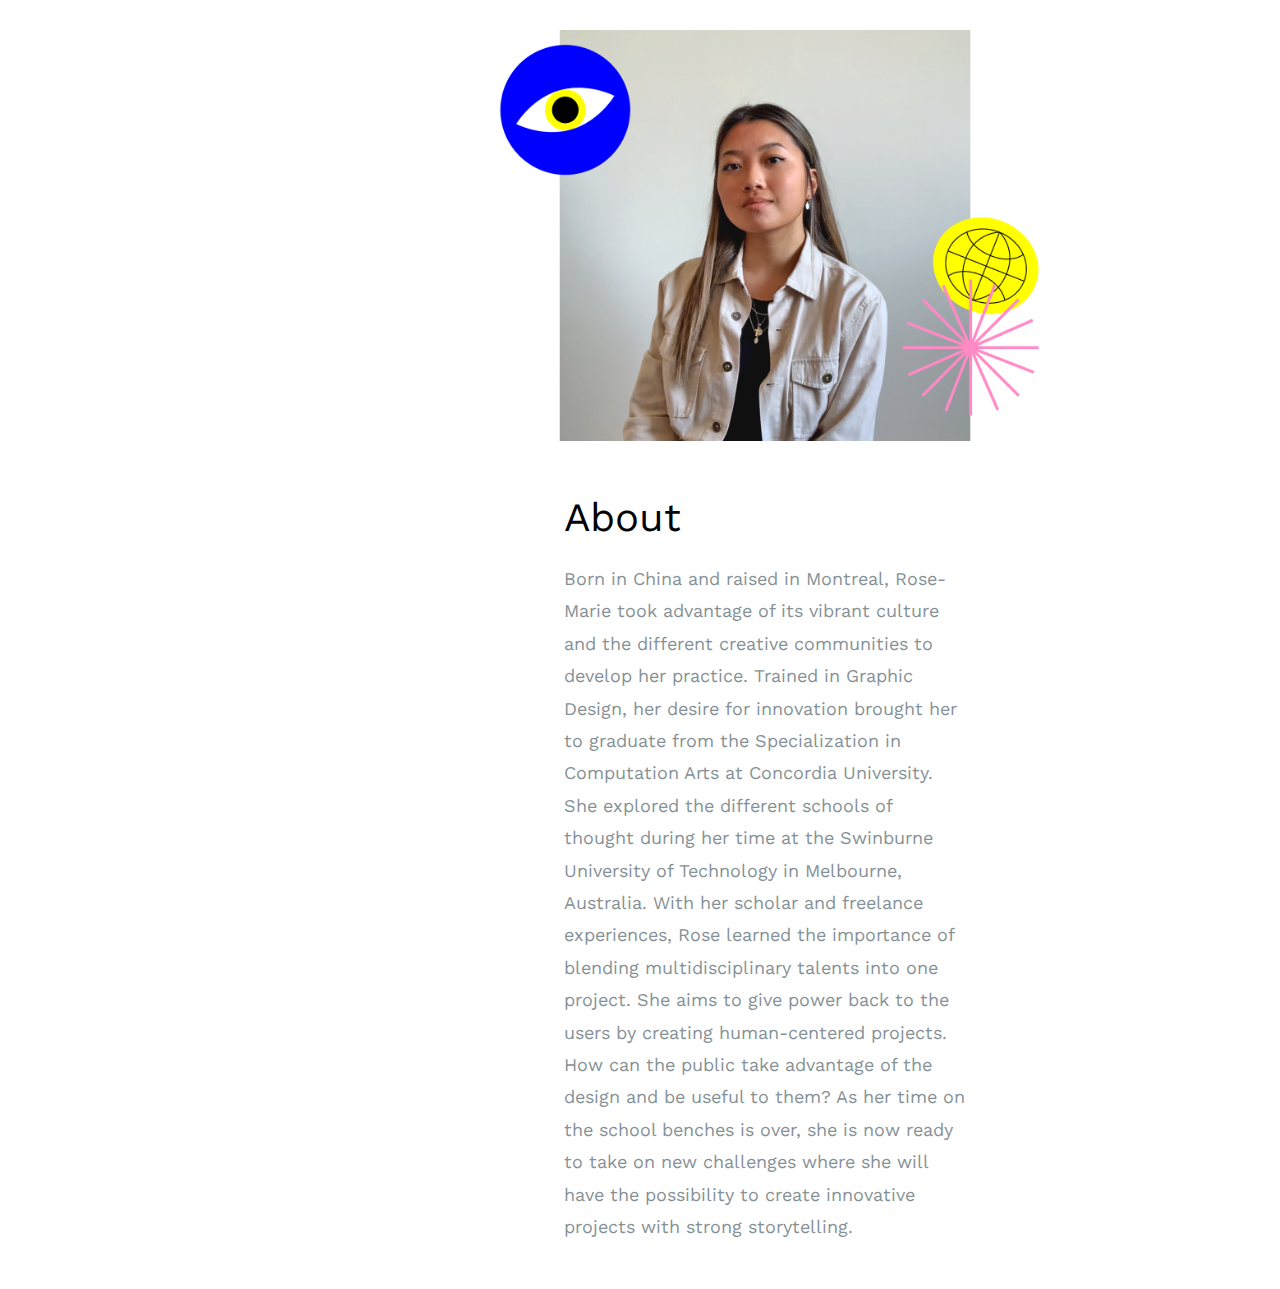
<file: aside/about.html>
<!DOCTYPE html>
<html lang="en">
  <head>
    <title>Aside - Free HTML5 Bootstrap 4 Template by uicookies.com</title>
    <meta charset="utf-8">
    <meta name="viewport" content="width=device-width, initial-scale=1, shrink-to-fit=no">
    <meta name="description" content="Free HTML5 Website Template by uicookies.com" />
    <meta name="keywords" content="free bootstrap 4, free bootstrap 4 template, free website templates, free html5, free template, free website template, html5, css3, mobile first, responsive" />
    <meta name="author" content="uicookies.com" />

    <link href="https://fonts.googleapis.com/css?family=Work+Sans" rel="stylesheet">

    <link rel="stylesheet" href="css/bootstrap.min.css">
    <link rel="stylesheet" href="css/open-iconic-bootstrap.min.css">

    <link rel="stylesheet" href="css/owl.carousel.min.css">
    <link rel="stylesheet" href="css/owl.theme.default.min.css">

    <link rel="stylesheet" href="css/icomoon.css">
    <link rel="stylesheet" href="css/animate.css">
    <link rel="stylesheet" href="css/style.css">

  </head>
  <body>

    <aside class="probootstrap-aside js-probootstrap-aside">
      <a href="#" class="probootstrap-close-menu js-probootstrap-close-menu d-md-none"><span class="oi oi-arrow-left"></span> Close</a>
      <div class="probootstrap-site-logo probootstrap-animate" data-animate-effect="fadeInLeft">
        <a href="index.html" class="mb-2 d-block probootstrap-logo"><img class="card-img-top probootstrap-animate" src="port_assets/LOGO-01.png" alt="Card image cap"></a>
      </div>
      <div class="probootstrap-overflow">
        <nav class="probootstrap-nav">
          <ul>
            <li class="probootstrap-animate" data-animate-effect="fadeInLeft"><a href="index.html">Home</a></li>
            <li class="probootstrap-animate active" data-animate-effect="fadeInLeft"><a href="about.html">About</a></li>
            <li class="probootstrap-animate" data-animate-effect="fadeInLeft"><a href="services.html">Services</a></li>
            <li class="probootstrap-animate" data-animate-effect="fadeInLeft"><a href="portfolio.html">Portfolio</a></li>
            <li class="probootstrap-animate" data-animate-effect="fadeInLeft"><a href="contact.html">Contact</a></li>
          </ul>
        </nav>
        <footer class="probootstrap-aside-footer probootstrap-animate" data-animate-effect="fadeInLeft">
          <ul class="list-unstyled d-flex probootstrap-aside-social">
            <li><a href="https://www.instagram.com/the.beta.lab/" class="p-2"><span class="icon-instagram"></span></a></li>
            <li><a href="https://www.linkedin.com/in/rose-marie-dion-526898164" class="p-2"><span class="icon-linkedin"></span></a></li>
          </ul>
            <!--<p>&copy; 2017 <a href="https://uicookies.com/" target="_blank">uiCookies:Aside</a>. <br> All Rights Reserved.</p>-->
        </footer>
      </div>
    </aside>


    <main role="main" class="probootstrap-main js-probootstrap-main">
      <div class="probootstrap-bar">
        <a href="#" class="probootstrap-toggle js-probootstrap-toggle"><span class="oi oi-menu"></span></a>
        <div class="probootstrap-main-site-logo"><a href="index.html">Aside</a></a></div>
      </div>
      <div class="container-fluid">
        <div class="row justify-content-center">
          <div class="col-xl-8 col-lg-12">
            <p class="mb-5"><img src="images/portrait_01.png" alt="Free Bootstrap 4 Template by uicookies.com" class="img-fluid"></p>

            <div class="row">
              <div class="col-xl-8 col-lg-12 mx-auto">
                <h1 class="mb-3">About</h1>
                <p>Born in China and raised in Montreal, Rose-Marie took advantage
of its vibrant culture and the different creative communities to develop her practice. Trained in Graphic Design, her desire for innovation brought her to graduate from the Specialization in Computation Arts at Concordia University. She explored the different schools of thought during her time at the Swinburne University of Technology in Melbourne, Australia. With her scholar and freelance experiences, Rose learned the importance of blending multidisciplinary talents into one project. She aims to give power back to the users by creating human-centered projects. How can the public take advantage of the design and be useful to them? As her time on the school benches is over, she is now ready to take on new challenges where she will have the possibility to create innovative projects with strong storytelling.<p>
            </div>

          </div>
        </div>
        <!-- END row -->
        <!-- END section -->

      </div>

      <div class="container-fluid d-md-none">
        <div class="row">
          <div class="col-md-12">
            <ul class="list-unstyled d-flex probootstrap-aside-social">
              <li><a href="#" class="p-2"><span class="icon-instagram"></span></a></li>
            </ul>
            <p>&copy; 2017 <a href="https://uicookies.com/" target="_blank">uiCookies:Aside</a>. <br> All Rights Reserved. Designed by <a href="https://uicookies.com/" target="_blank">uicookies.com</a></p>
          </div>
        </div>
      </div>

    </main>



    <script src="js/jquery-3.2.1.slim.min.js"></script>
    <script src="js/popper.min.js"></script>
    <script src="js/bootstrap.min.js"></script>
    <script src="js/owl.carousel.min.js"></script>
    <script src="js/jquery.waypoints.min.js"></script>
    <script src="js/imagesloaded.pkgd.min.js"></script>

    <script src="js/main.js"></script>


  </body>
</html>
</file>
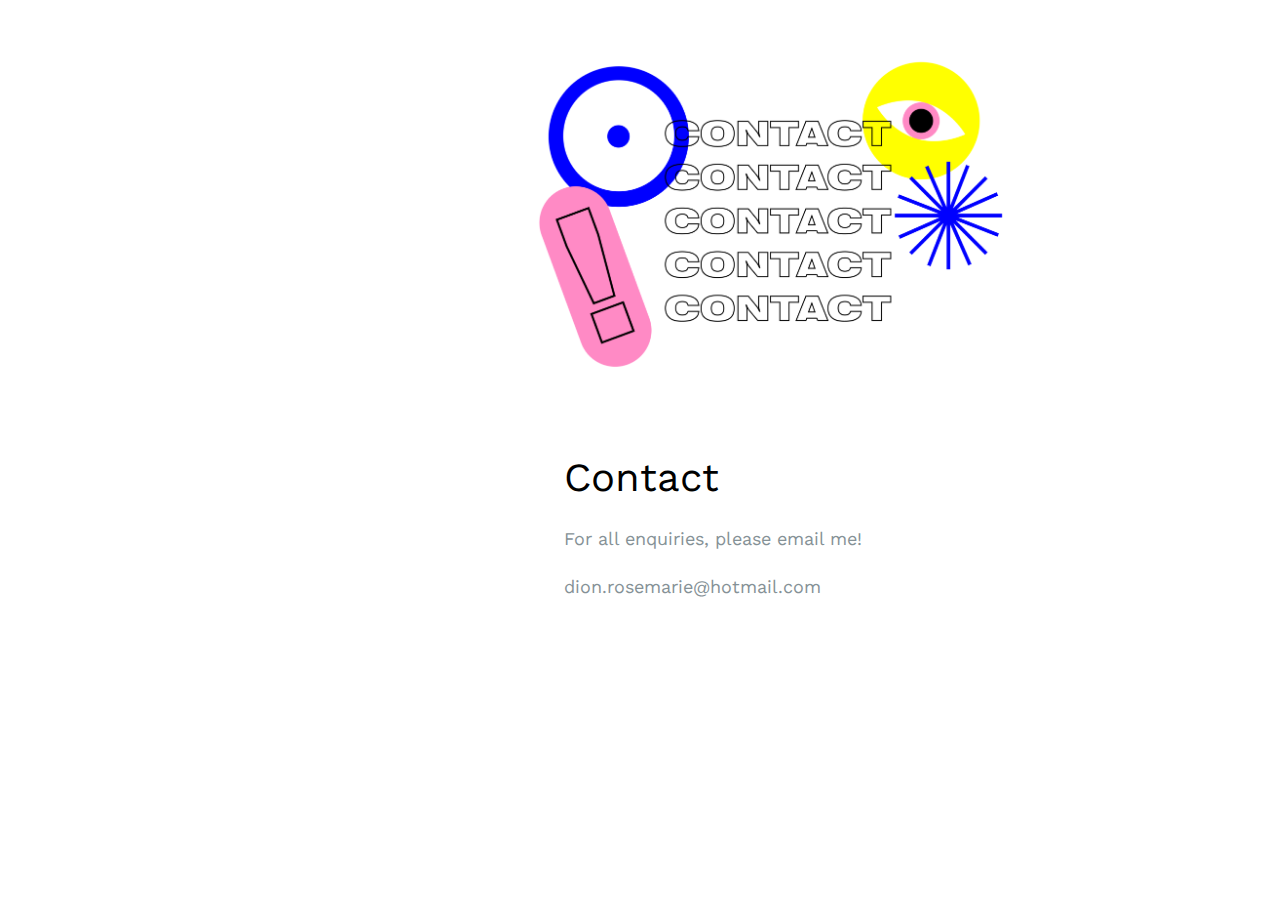
<file: aside/contact.html>
<!DOCTYPE html>
<html lang="en">
  <head>
    <title>Aside - Free HTML5 Bootstrap 4 Template by uicookies.com</title>
    <meta charset="utf-8">
    <meta name="viewport" content="width=device-width, initial-scale=1, shrink-to-fit=no">
    <meta name="description" content="Free HTML5 Website Template by uicookies.com" />
    <meta name="keywords" content="free bootstrap 4, free bootstrap 4 template, free website templates, free html5, free template, free website template, html5, css3, mobile first, responsive" />
    <meta name="author" content="uicookies.com" />

    <link href="https://fonts.googleapis.com/css?family=Work+Sans" rel="stylesheet">

    <link rel="stylesheet" href="css/bootstrap.min.css">
    <link rel="stylesheet" href="css/open-iconic-bootstrap.min.css">

    <link rel="stylesheet" href="css/owl.carousel.min.css">
    <link rel="stylesheet" href="css/owl.theme.default.min.css">

    <link rel="stylesheet" href="css/icomoon.css">
    <link rel="stylesheet" href="css/animate.css">
    <link rel="stylesheet" href="css/style.css">

  </head>
  <body>

    <aside class="probootstrap-aside js-probootstrap-aside">
      <a href="#" class="probootstrap-close-menu js-probootstrap-close-menu d-md-none"><span class="oi oi-arrow-left"></span> Close</a>
      <div class="probootstrap-site-logo probootstrap-animate" data-animate-effect="fadeInLeft">
        <a href="index.html" class="mb-2 d-block probootstrap-logo"><img class="card-img-top probootstrap-animate" src="port_assets/LOGO-01.png" alt="Card image cap"></a>
      </div>
      <div class="probootstrap-overflow">
        <nav class="probootstrap-nav">
          <ul>
            <li class="probootstrap-animate" data-animate-effect="fadeInLeft"><a href="index.html">Home</a></li>
            <li class="probootstrap-animate" data-animate-effect="fadeInLeft"><a href="about.html">About</a></li>
            <li class="probootstrap-animate" data-animate-effect="fadeInLeft"><a href="services.html">Services</a></li>
            <li class="probootstrap-animate" data-animate-effect="fadeInLeft"><a href="portfolio.html">Portfolio</a></li>
            <li class="probootstrap-animate active" data-animate-effect="fadeInLeft"><a href="contact.html">Contact</a></li>
          </ul>
        </nav>
        <footer class="probootstrap-aside-footer probootstrap-animate" data-animate-effect="fadeInLeft">
          <ul class="list-unstyled d-flex probootstrap-aside-social">
            <li><a href="https://www.instagram.com/the.beta.lab/" class="p-2"><span class="icon-instagram"></span></a></li>
            <li><a href="https://www.linkedin.com/in/rose-marie-dion-526898164" class="p-2"><span class="icon-linkedin"></span></a></li>
          </ul>
        </footer>
      </div>
    </aside>

    <main role="main" class="probootstrap-main js-probootstrap-main">
      <div class="probootstrap-bar">
        <a href="#" class="probootstrap-toggle js-probootstrap-toggle"><span class="oi oi-menu"></span></a>
        <div class="probootstrap-main-site-logo"><a href="index.html">Aside</a></a></div>
      </div>
      <div class="container-fluid">
        <div class="row justify-content-center">
          <div class="col-xl-8 col-lg-12">
            <p class="mb-5"><img src="port_img/title-19.png" alt="Free Bootstrap 4 Template by uicookies.com" class="img-fluid"></p>

            <div class="row">
              <div class="col-xl-8 col-lg-12 mx-auto">
                <h1 class="mb-3">Contact</h1>
                <p>For all enquiries, please email me! <p>
                <p>dion.rosemarie@hotmail.com <p>
            </div>

          </div>
        </div>
        <!-- END row -->

      </div>

      <div class="container-fluid d-md-none">
        <div class="row">
          <div class="col-md-12">
            <ul class="list-unstyled d-flex probootstrap-aside-social">
              <li><a href="#" class="p-2"><span class="icon-instagram"></span></a></li>
            </ul>
        <!--<p>&copy; 2017 <a href="https://uicookies.com/" target="_blank">uiCookies:Aside</a>. <br> All Rights Reserved.</p>-->
          </div>
        </div>
      </div>

    </main>



    <script src="js/jquery-3.2.1.slim.min.js"></script>
    <script src="js/popper.min.js"></script>
    <script src="js/bootstrap.min.js"></script>
    <script src="js/owl.carousel.min.js"></script>
    <script src="js/jquery.waypoints.min.js"></script>
    <script src="js/imagesloaded.pkgd.min.js"></script>

    <script src="js/main.js"></script>


  </body>
</html>
</file>
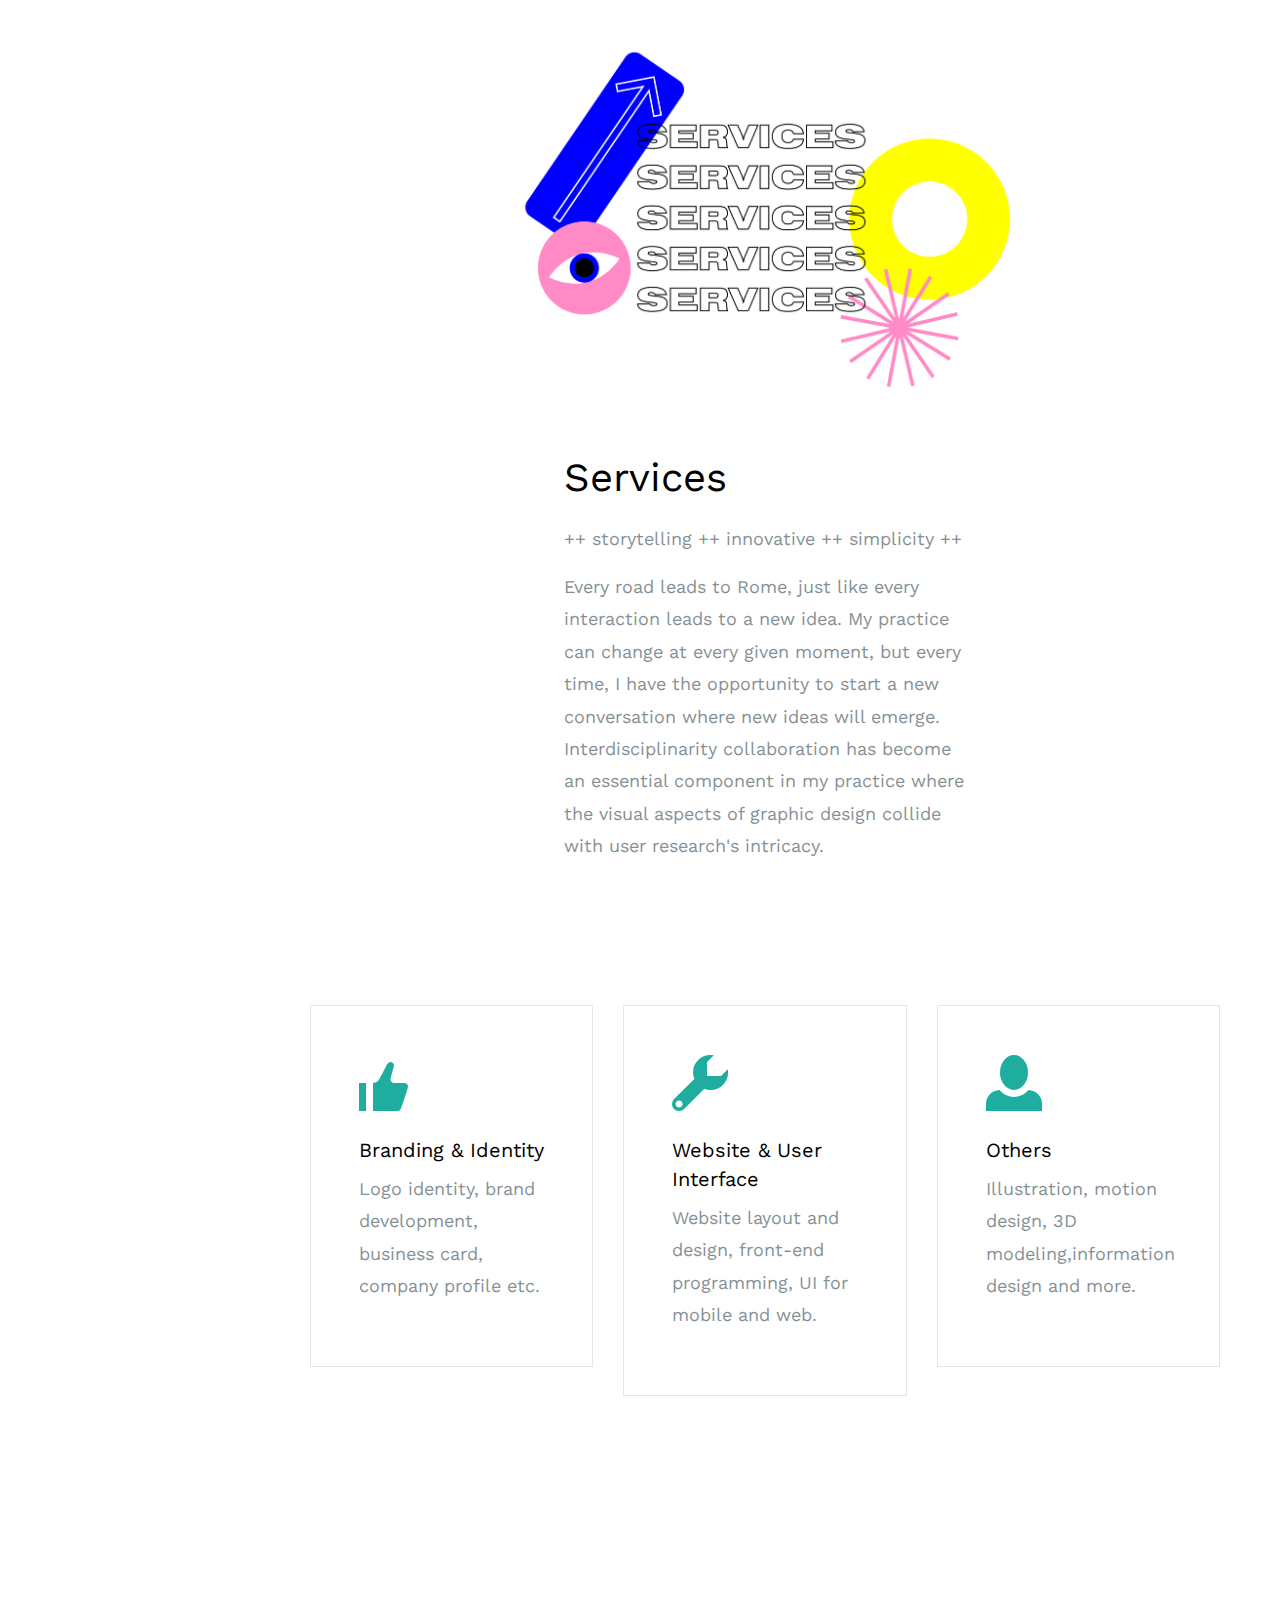
<file: aside/services.html>
<!DOCTYPE html>
<html lang="en">
  <head>
    <title>Services</title>
    <meta charset="utf-8">
    <meta name="viewport" content="width=device-width, initial-scale=1, shrink-to-fit=no">
    <meta name="description" content="Free HTML5 Website Template by uicookies.com" />
    <meta name="keywords" content="free bootstrap 4, free bootstrap 4 template, free website templates, free html5, free template, free website template, html5, css3, mobile first, responsive" />
    <meta name="author" content="uicookies.com" />

    <link href="https://fonts.googleapis.com/css?family=Work+Sans" rel="stylesheet">

    <link rel="stylesheet" href="css/bootstrap.min.css">
    <link rel="stylesheet" href="css/open-iconic-bootstrap.min.css">

    <link rel="stylesheet" href="css/owl.carousel.min.css">
    <link rel="stylesheet" href="css/owl.theme.default.min.css">

    <link rel="stylesheet" href="css/icomoon.css">
    <link rel="stylesheet" href="css/animate.css">
    <link rel="stylesheet" href="css/style.css">

  </head>
  <body>

    <aside class="probootstrap-aside js-probootstrap-aside">
      <a href="#" class="probootstrap-close-menu js-probootstrap-close-menu d-md-none"><span class="oi oi-arrow-left"></span> Close</a>
      <div class="probootstrap-site-logo probootstrap-animate" data-animate-effect="fadeInLeft">
        <a href="index.html" class="mb-2 d-block probootstrap-logo"><img class="card-img-top probootstrap-animate" src="port_assets/LOGO-01.png" alt="Card image cap"></a>
      </div>
      <div class="probootstrap-overflow">
        <nav class="probootstrap-nav">
          <ul>
            <li class="probootstrap-animate" data-animate-effect="fadeInLeft"><a href="index.html">Home</a></li>
            <li class="probootstrap-animate" data-animate-effect="fadeInLeft"><a href="about.html">About</a></li>
            <li class="probootstrap-animate active" data-animate-effect="fadeInLeft"><a href="services.html">Services</a></li>
            <li class="probootstrap-animate" data-animate-effect="fadeInLeft"><a href="portfolio.html">Portfolio</a></li>
            <li class="probootstrap-animate" data-animate-effect="fadeInLeft"><a href="contact.html">Contact</a></li>
          </ul>
        </nav>
        <footer class="probootstrap-aside-footer probootstrap-animate" data-animate-effect="fadeInLeft">
          <ul class="list-unstyled d-flex probootstrap-aside-social">
            <li><a href="https://www.instagram.com/the.beta.lab/" class="p-2"><span class="icon-instagram"></span></a></li>
            <li><a href="https://www.linkedin.com/in/rose-marie-dion-526898164" class="p-2"><span class="icon-linkedin"></span></a></li>
          </ul>
            <!--<p>&copy; 2017 <a href="https://uicookies.com/" target="_blank">uiCookies:Aside</a>. <br> All Rights Reserved.</p>-->
        </footer>
      </div>
    </aside>


    <main role="main" class="probootstrap-main js-probootstrap-main">
      <div class="probootstrap-bar">
        <a href="#" class="probootstrap-toggle js-probootstrap-toggle"><span class="oi oi-menu"></span></a>
        <div class="probootstrap-main-site-logo"><a href="index.html">Aside</a></a></div>
      </div>
      <div class="container-fluid">
        <div class="row justify-content-center">
          <div class="col-xl-8 col-lg-12">
            <p class="mb-5"><img src="port_img/title-20.png" alt="Free Bootstrap 4 Template by uicookies.com" class="img-fluid"></p>

            <div class="row">
              <div class="col-xl-8 col-lg-12 mx-auto">
                <h1 class="mb-3">Services</h1>

                <p>++ storytelling ++ innovative ++ simplicity ++ </p>

                <p>Every road leads to Rome, just like every interaction leads to a new idea. My practice can change at every given moment, but every time, I have the opportunity to start a new conversation where new ideas will emerge. Interdisciplinarity collaboration has become an essential component in my practice where the visual aspects of graphic design collide with user research's intricacy. </p>
              </div>
            </div>

          </div>
        </div>
        <!-- END row -->

        <section class="probootstrap-section">
          <div class="container-fluid">
            <div class="row mb-5">

              <div class="col-lg-4 col-md-6">
                <div class="media d-block mb-4 text-left probootstrap-media p-md-5 p-4">
                  <div class="probootstrap-icon mb-3"><span class="oi oi-thumb-up display-4"></span></div>
                  <div class="media-body">
                    <h5 class="mt-0">Branding & Identity</h5>
                    <p>Logo identity, brand development, business card, company profile etc.</p>
                  </div>
                </div>
              </div>
              <div class="col-lg-4 col-md-6">
                <div class="media d-block mb-4 text-left probootstrap-media p-md-5 p-4">
                  <div class="probootstrap-icon mb-3"><span class="oi oi-wrench display-4"></span></div>
                  <div class="media-body">
                    <h5 class="mt-0">Website & User Interface</h5>
                    <p>Website layout and design, front-end programming, UI for mobile and web.</p>
                  </div>
                </div>
              </div>
              <div class="col-lg-4 col-md-6">
                <div class="media d-block mb-4 text-left probootstrap-media p-md-5 p-4">
                  <div class="probootstrap-icon mb-3"><span class="oi oi-person display-4"></span></div>
                  <div class="media-body">
                    <h5 class="mt-0">Others</h5>
                    <p>Illustration, motion design, 3D modeling,information design and more.</p>
                  </div>
                </div>
              </div>

            </div>




          </div>
        </section>
        <!-- END section -->

      </div>

      <div class="container-fluid d-md-none">
        <div class="row">
          <div class="col-md-12">
            <ul class="list-unstyled d-flex probootstrap-aside-social">
              <li><a href="#" class="p-2"><span class="icon-twitter"></span></a></li>
              <li><a href="#" class="p-2"><span class="icon-instagram"></span></a></li>
              <li><a href="#" class="p-2"><span class="icon-dribbble"></span></a></li>
            </ul>
            <p>&copy; 2017 <a href="https://uicookies.com/" target="_blank">uiCookies:Aside</a>. <br> All Rights Reserved. Designed by <a href="https://uicookies.com/" target="_blank">uicookies.com</a></p>
          </div>
        </div>
      </div>

    </main>



    <script src="js/jquery-3.2.1.slim.min.js"></script>
    <script src="js/popper.min.js"></script>
    <script src="js/bootstrap.min.js"></script>
    <script src="js/owl.carousel.min.js"></script>
    <script src="js/jquery.waypoints.min.js"></script>
    <script src="js/imagesloaded.pkgd.min.js"></script>

    <script src="js/main.js"></script>


  </body>
</html>
</file>
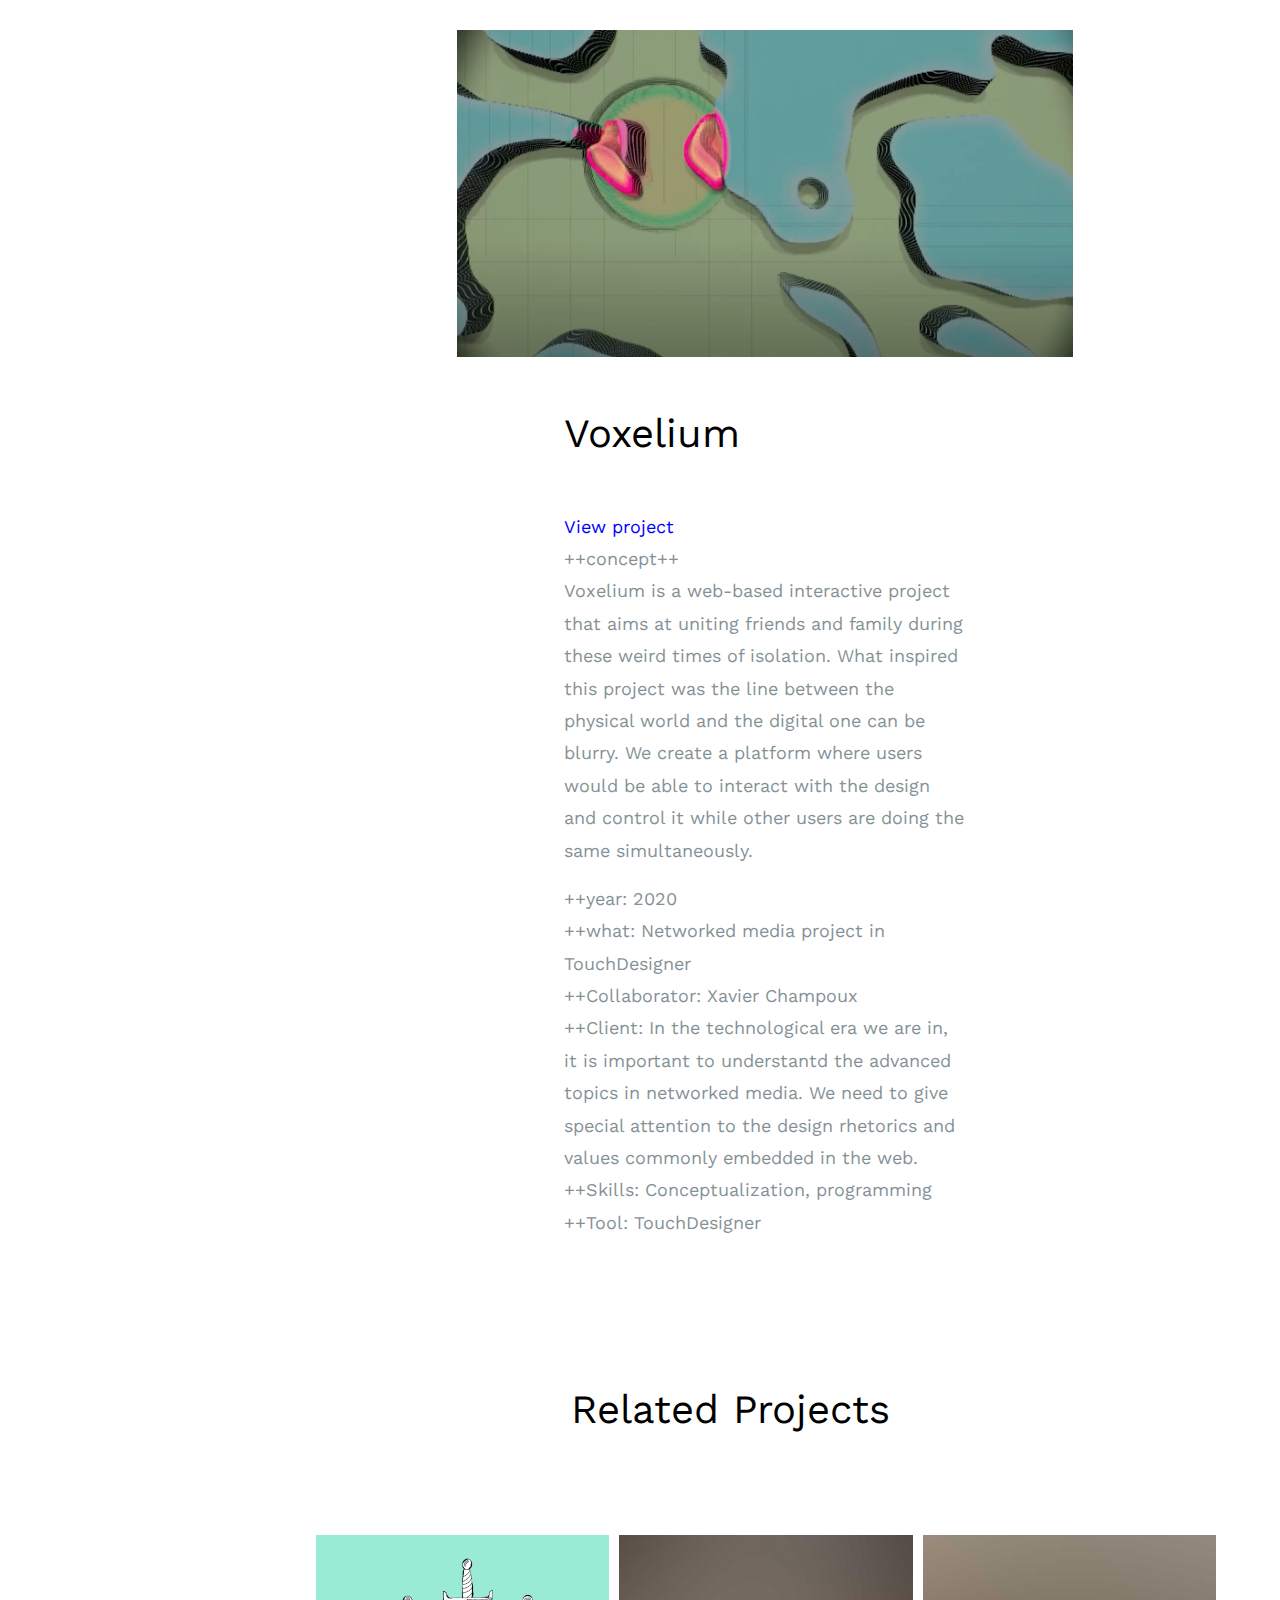
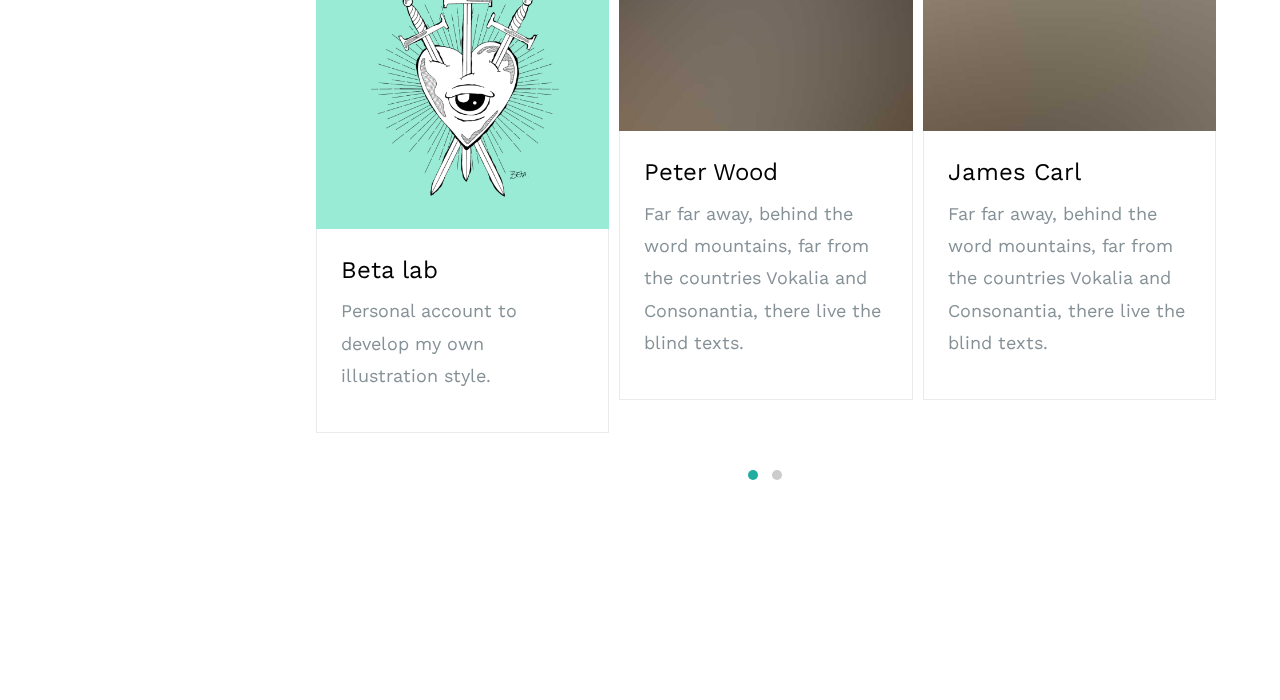
<file: aside/voxelium.html>
<!DOCTYPE html>
<html lang="en">
  <head>
    <title>Voxelium</title>
    <meta charset="utf-8">
    <meta name="viewport" content="width=device-width, initial-scale=1, shrink-to-fit=no">
    <meta name="description" content="Free HTML5 Website Template by uicookies.com" />
    <meta name="keywords" content="free bootstrap 4, free bootstrap 4 template, free website templates, free html5, free template, free website template, html5, css3, mobile first, responsive" />
    <meta name="author" content="uicookies.com" />

    <link href="https://fonts.googleapis.com/css?family=Work+Sans" rel="stylesheet">

    <link rel="stylesheet" href="css/bootstrap.min.css">
    <link rel="stylesheet" href="css/open-iconic-bootstrap.min.css">

    <link rel="stylesheet" href="css/owl.carousel.min.css">
    <link rel="stylesheet" href="css/owl.theme.default.min.css">

    <link rel="stylesheet" href="css/icomoon.css">
    <link rel="stylesheet" href="css/animate.css">
    <link rel="stylesheet" href="css/style.css">

  </head>
  <body>

    <aside class="probootstrap-aside js-probootstrap-aside">
      <a href="#" class="probootstrap-close-menu js-probootstrap-close-menu d-md-none"><span class="oi oi-arrow-left"></span> Close</a>
      <div class="probootstrap-site-logo probootstrap-animate" data-animate-effect="fadeInLeft">
        <a href="index.html" class="mb-2 d-block probootstrap-logo"><img class="card-img-top probootstrap-animate" src="port_assets/LOGO-01.png" alt="Card image cap"></a>
      </div>
      <div class="probootstrap-overflow">
        <nav class="probootstrap-nav">
          <ul>
            <li class="probootstrap-animate" data-animate-effect="fadeInLeft"><a href="index.html">Home</a></li>
            <li class="probootstrap-animate" data-animate-effect="fadeInLeft"><a href="about.html">About</a></li>
            <li class="probootstrap-animate" data-animate-effect="fadeInLeft"><a href="services.html">Services</a></li>
            <li class="probootstrap-animate active" data-animate-effect="fadeInLeft"><a href="portfolio.html">Portfolio</a></li>
            <li class="probootstrap-animate" data-animate-effect="fadeInLeft"><a href="contact.html">Contact</a></li>
          </ul>
        </nav>
        <footer class="probootstrap-aside-footer probootstrap-animate" data-animate-effect="fadeInLeft">
          <ul class="list-unstyled d-flex probootstrap-aside-social">
            <li><a href="https://www.instagram.com/the.beta.lab/" class="p-2"><span class="icon-instagram"></span></a></li>
            <li><a href="https://www.linkedin.com/in/rose-marie-dion-526898164" class="p-2"><span class="icon-linkedin"></span></a></li>
          </ul>
        <!--  <p>&copy; 2017 <a href="https://uicookies.com/" target="_blank">uiCookies:Aside</a>. <br> All Rights Reserved.</p>-->
        </footer>
      </div>
    </aside>


    <main role="main" class="probootstrap-main js-probootstrap-main">
      <div class="probootstrap-bar">
        <a href="#" class="probootstrap-toggle js-probootstrap-toggle"><span class="oi oi-menu"></span></a>
        <div class="probootstrap-main-site-logo"><a href="index.html">Aside</a></a></div>
      </div>
      <div class="container-fluid">
        <div class="row justify-content-center">
          <div class="col-xl-8 col-lg-12">
            <p class="mb-5"><img src="port_img/voxelium_01.png" alt="Free Bootstrap 4 Template by uicookies.com" class="img-fluid"></p>

            <div class="row">
              <div class="col-xl-8 col-lg-12 mx-auto">
                <h1 class="mb-5">Voxelium</h1>
                <a href="https://www.youtube.com/watch?v=w6qQFWFpCtc">View project</a>
                <p> ++concept++<br>Voxelium is a web-based interactive project that
                    aims at uniting friends and family during these weird times
                    of isolation. What inspired this project was the line between
                    the physical world and the digital one can be blurry. We
                    create a platform where users would be able to interact
                    with the design and control it while other users are doing
                    the same simultaneously.
                </p>
                <p>++year: 2020 <br>
                   ++what: Networked media project in TouchDesigner<br>
                   ++Collaborator: Xavier Champoux<br>
                   ++Client: In the technological era we are in, it is important to understantd the advanced topics in networked media. We need
to give special attention to the design rhetorics and values
commonly embedded in the web.<br>
                   ++Skills: Conceptualization, programming<br>
                   ++Tool: TouchDesigner<br>
                </p>


              </div>
            </div>

          </div>
        </div>
        <!-- END row -->

        <section class="probootstrap-section">
          <div class="container-fluid">
            <div class="row mb-5 justify-content-center">
              <div class="col-md-8">
                <div class="row">
                  <div class="col-md-8 mx-auto">
                    <h2 class="h1 mb-5 mt-0">Related Projects</h2>
                  </div>
                </div>

              </div>
            </div>
            <div class="row mb-5">
              <div class="col-md-12">
                <div class="owl-carousel probootstrap-owl">

                  <div class="item">
                    <img src="port_img/beta_01.JPG" class="img-fluid" alt="Free Template by uicookies.com">
                    <div class="p-4 border border-top-0">
                      <h4>Beta lab</h4>
                      <p>Personal account to develop my own illustration style.</p>
                    </div>
                  </div>
                  <div class="item">
                    <img src="images/img_3.jpg" class="img-fluid" alt="Free Template by uicookies.com">
                    <div class="p-4 border border-top-0">
                      <h4>Peter Wood</h4>
                      <p>Far far away, behind the word mountains, far from the countries Vokalia and Consonantia, there live the blind texts.</p>
                    </div>
                  </div>
                  <div class="item">
                    <img src="images/img_4.jpg" class="img-fluid" alt="Free Template by uicookies.com">
                    <div class="p-4 border border-top-0">
                      <h4>James Carl</h4>
                      <p>Far far away, behind the word mountains, far from the countries Vokalia and Consonantia, there live the blind texts.</p>
                    </div>
                  </div>
                  <div class="item">
                    <img src="images/img_5.jpg" class="img-fluid" alt="Free Template by uicookies.com">
                    <div class="p-4 border border-top-0">
                      <h4>Craig Smith</h4>
                      <p>Far far away, behind the word mountains, far from the countries Vokalia and Consonantia, there live the blind texts.</p>
                    </div>
                  </div>
                </div>
              </div>
            </div>



          </div>
        </section>
        <!-- END section -->

      </div>

      <div class="container-fluid d-md-none">
        <div class="row">
          <div class="col-md-12">
            <ul class="list-unstyled d-flex probootstrap-aside-social">
              <li><a href="#" class="p-2"><span class="icon-twitter"></span></a></li>
              <li><a href="#" class="p-2"><span class="icon-instagram"></span></a></li>
              <li><a href="#" class="p-2"><span class="icon-dribbble"></span></a></li>
            </ul>
            <p>&copy; 2017 <a href="https://uicookies.com/" target="_blank">uiCookies:Aside</a>. <br> All Rights Reserved. Designed by <a href="https://uicookies.com/" target="_blank">uicookies.com</a></p>
          </div>
        </div>
      </div>

    </main>



    <script src="js/jquery-3.2.1.slim.min.js"></script>
    <script src="js/popper.min.js"></script>
    <script src="js/bootstrap.min.js"></script>
    <script src="js/owl.carousel.min.js"></script>
    <script src="js/jquery.waypoints.min.js"></script>
    <script src="js/imagesloaded.pkgd.min.js"></script>

    <script src="js/main.js"></script>

  </body>
</html>
</file>
<file: aside/css/icomoon.css>
@font-face {
  font-family: 'icomoon';
  src:  url('../fonts/icomoon/icomoon.eot?lir4dr');
  src:  url('../fonts/icomoon/icomoon.eot?lir4dr#iefix') format('embedded-opentype'),
    url('../fonts/icomoon/icomoon.ttf?lir4dr') format('truetype'),
    url('../fonts/icomoon/icomoon.woff?lir4dr') format('woff'),
    url('../fonts/icomoon/icomoon.svg?lir4dr#icomoon') format('svg');
  font-weight: normal;
  font-style: normal;
}

[class^="icon-"], [class*=" icon-"] {
  /* use !important to prevent issues with browser extensions that change fonts */
  font-family: 'icomoon' !important;
  speak: none;
  font-style: normal;
  font-weight: normal;
  font-variant: normal;
  text-transform: none;
  line-height: 1;

  /* Better Font Rendering =========== */
  -webkit-font-smoothing: antialiased;
  -moz-osx-font-smoothing: grayscale;
}

.icon-add-to-list:before {
  content: "\e900";
}
.icon-arrow-bold-down:before {
  content: "\e901";
}
.icon-arrow-bold-left:before {
  content: "\e902";
}
.icon-arrow-bold-right:before {
  content: "\e903";
}
.icon-arrow-bold-up:before {
  content: "\e904";
}
.icon-arrow-down:before {
  content: "\e905";
}
.icon-arrow-left:before {
  content: "\e906";
}
.icon-arrow-long-down:before {
  content: "\e907";
}
.icon-arrow-long-left:before {
  content: "\e908";
}
.icon-arrow-long-right:before {
  content: "\e909";
}
.icon-arrow-long-up:before {
  content: "\e90a";
}
.icon-arrow-right:before {
  content: "\e90b";
}
.icon-arrow-up:before {
  content: "\e90c";
}
.icon-arrow-with-circle-down:before {
  content: "\e90d";
}
.icon-arrow-with-circle-left:before {
  content: "\e90e";
}
.icon-arrow-with-circle-right:before {
  content: "\e90f";
}
.icon-arrow-with-circle-up:before {
  content: "\e910";
}
.icon-bug:before {
  content: "\e911";
}
.icon-chevron-down:before {
  content: "\e912";
}
.icon-chevron-left:before {
  content: "\e913";
}
.icon-chevron-right:before {
  content: "\e914";
}
.icon-chevron-small-down:before {
  content: "\e915";
}
.icon-chevron-small-left:before {
  content: "\e916";
}
.icon-chevron-small-right:before {
  content: "\e917";
}
.icon-chevron-small-up:before {
  content: "\e918";
}
.icon-chevron-thin-down:before {
  content: "\e919";
}
.icon-chevron-thin-left:before {
  content: "\e91a";
}
.icon-chevron-thin-right:before {
  content: "\e91b";
}
.icon-chevron-thin-up:before {
  content: "\e91c";
}
.icon-chevron-up:before {
  content: "\e91d";
}
.icon-chevron-with-circle-down:before {
  content: "\e91e";
}
.icon-chevron-with-circle-left:before {
  content: "\e91f";
}
.icon-chevron-with-circle-right:before {
  content: "\e920";
}
.icon-chevron-with-circle-up:before {
  content: "\e921";
}
.icon-classic-computer:before {
  content: "\e922";
}
.icon-controller-fast-backward:before {
  content: "\e923";
}
.icon-creative-commons-attribution:before {
  content: "\e924";
}
.icon-creative-commons-noderivs:before {
  content: "\e925";
}
.icon-creative-commons-noncommercial-eu:before {
  content: "\e926";
}
.icon-creative-commons-noncommercial-us:before {
  content: "\e927";
}
.icon-creative-commons-public-domain:before {
  content: "\e928";
}
.icon-creative-commons-remix:before {
  content: "\e929";
}
.icon-creative-commons-share:before {
  content: "\e92a";
}
.icon-creative-commons-sharealike:before {
  content: "\e92b";
}
.icon-creative-commons:before {
  content: "\e92c";
}
.icon-crop:before {
  content: "\e92d";
}
.icon-document-landscape:before {
  content: "\e92e";
}
.icon-dot-single:before {
  content: "\e92f";
}
.icon-dots-three-horizontal:before {
  content: "\e930";
}
.icon-dots-three-vertical:before {
  content: "\e931";
}
.icon-dots-two-horizontal:before {
  content: "\e932";
}
.icon-dots-two-vertical:before {
  content: "\e933";
}
.icon-eye-with-line:before {
  content: "\e934";
}
.icon-fingerprint:before {
  content: "\e935";
}
.icon-flower:before {
  content: "\e936";
}
.icon-merge:before {
  content: "\e937";
}
.icon-mouse-pointer:before {
  content: "\e938";
}
.icon-newsletter:before {
  content: "\e939";
}
.icon-notifications-off:before {
  content: "\e93a";
}
.icon-remove-user:before {
  content: "\e93b";
}
.icon-select-arrows:before {
  content: "\e93c";
}
.icon-tablet-mobile-combo:before {
  content: "\e93d";
}
.icon-triangle-down:before {
  content: "\e93e";
}
.icon-triangle-left:before {
  content: "\e93f";
}
.icon-triangle-right:before {
  content: "\e940";
}
.icon-triangle-up:before {
  content: "\e941";
}
.icon-video-camera:before {
  content: "\e942";
}
.icon-warning:before {
  content: "\e943";
}
.icon-add-user:before {
  content: "\e944";
}
.icon-address:before {
  content: "\e945";
}
.icon-adjust:before {
  content: "\e946";
}
.icon-air:before {
  content: "\e947";
}
.icon-aircraft-landing:before {
  content: "\e948";
}
.icon-aircraft-take-off:before {
  content: "\e949";
}
.icon-aircraft:before {
  content: "\e94a";
}
.icon-align-bottom:before {
  content: "\e94b";
}
.icon-align-horizontal-middle:before {
  content: "\e94c";
}
.icon-align-left:before {
  content: "\e94d";
}
.icon-align-right:before {
  content: "\e94e";
}
.icon-align-top:before {
  content: "\e94f";
}
.icon-align-vertical-middle:before {
  content: "\e950";
}
.icon-archive:before {
  content: "\e951";
}
.icon-area-graph:before {
  content: "\e952";
}
.icon-attachment:before {
  content: "\e953";
}
.icon-awareness-ribbon:before {
  content: "\e954";
}
.icon-back-in-time:before {
  content: "\e955";
}
.icon-back:before {
  content: "\e956";
}
.icon-bar-graph:before {
  content: "\e957";
}
.icon-battery:before {
  content: "\e958";
}
.icon-beamed-note:before {
  content: "\e959";
}
.icon-bell:before {
  content: "\e95a";
}
.icon-blackboard:before {
  content: "\e95b";
}
.icon-block:before {
  content: "\e95c";
}
.icon-book:before {
  content: "\e95d";
}
.icon-bookmark:before {
  content: "\e95e";
}
.icon-bookmarks:before {
  content: "\e95f";
}
.icon-bowl:before {
  content: "\e960";
}
.icon-box:before {
  content: "\e961";
}
.icon-briefcase:before {
  content: "\e962";
}
.icon-browser:before {
  content: "\e963";
}
.icon-brush:before {
  content: "\e964";
}
.icon-bucket:before {
  content: "\e965";
}
.icon-cake:before {
  content: "\e966";
}
.icon-calculator:before {
  content: "\e967";
}
.icon-calendar:before {
  content: "\e968";
}
.icon-camera:before {
  content: "\e969";
}
.icon-ccw:before {
  content: "\e96a";
}
.icon-chat:before {
  content: "\e96b";
}
.icon-check:before {
  content: "\e96c";
}
.icon-circle-with-cross:before {
  content: "\e96d";
}
.icon-circle-with-minus:before {
  content: "\e96e";
}
.icon-circle-with-plus:before {
  content: "\e96f";
}
.icon-circle:before {
  content: "\e970";
}
.icon-circular-graph:before {
  content: "\e971";
}
.icon-clapperboard:before {
  content: "\e972";
}
.icon-clipboard:before {
  content: "\e973";
}
.icon-clock:before {
  content: "\e974";
}
.icon-cloud:before {
  content: "\e975";
}
.icon-code:before {
  content: "\e976";
}
.icon-cog:before {
  content: "\e977";
}
.icon-colours:before {
  content: "\e978";
}
.icon-compass:before {
  content: "\e979";
}
.icon-controller-fast-forward:before {
  content: "\e97a";
}
.icon-controller-jump-to-start:before {
  content: "\e97b";
}
.icon-controller-next:before {
  content: "\e97c";
}
.icon-controller-paus:before {
  content: "\e97d";
}
.icon-controller-play:before {
  content: "\e97e";
}
.icon-controller-record:before {
  content: "\e97f";
}
.icon-controller-stop:before {
  content: "\e980";
}
.icon-controller-volume:before {
  content: "\e981";
}
.icon-copy:before {
  content: "\e982";
}
.icon-credit-card:before {
  content: "\e983";
}
.icon-credit:before {
  content: "\e984";
}
.icon-cross:before {
  content: "\e985";
}
.icon-cup:before {
  content: "\e986";
}
.icon-cw:before {
  content: "\e987";
}
.icon-cycle:before {
  content: "\e988";
}
.icon-database:before {
  content: "\e989";
}
.icon-dial-pad:before {
  content: "\e98a";
}
.icon-direction:before {
  content: "\e98b";
}
.icon-document:before {
  content: "\e98c";
}
.icon-documents:before {
  content: "\e98d";
}
.icon-download:before {
  content: "\e98e";
}
.icon-drink:before {
  content: "\e98f";
}
.icon-drive:before {
  content: "\e990";
}
.icon-drop:before {
  content: "\e991";
}
.icon-edit:before {
  content: "\e992";
}
.icon-email:before {
  content: "\e993";
}
.icon-emoji-flirt:before {
  content: "\e994";
}
.icon-emoji-happy:before {
  content: "\e995";
}
.icon-emoji-neutral:before {
  content: "\e996";
}
.icon-emoji-sad:before {
  content: "\e997";
}
.icon-erase:before {
  content: "\e998";
}
.icon-eraser:before {
  content: "\e999";
}
.icon-export:before {
  content: "\e99a";
}
.icon-eye:before {
  content: "\e99b";
}
.icon-feather:before {
  content: "\e99c";
}
.icon-flag:before {
  content: "\e99d";
}
.icon-flash:before {
  content: "\e99e";
}
.icon-flashlight:before {
  content: "\e99f";
}
.icon-flat-brush:before {
  content: "\e9a0";
}
.icon-flow-branch:before {
  content: "\e9a1";
}
.icon-flow-cascade:before {
  content: "\e9a2";
}
.icon-flow-line:before {
  content: "\e9a3";
}
.icon-flow-parallel:before {
  content: "\e9a4";
}
.icon-flow-tree:before {
  content: "\e9a5";
}
.icon-folder-images:before {
  content: "\e9a6";
}
.icon-folder-music:before {
  content: "\e9a7";
}
.icon-folder-video:before {
  content: "\e9a8";
}
.icon-folder:before {
  content: "\e9a9";
}
.icon-forward:before {
  content: "\e9aa";
}
.icon-funnel:before {
  content: "\e9ab";
}
.icon-game-controller:before {
  content: "\e9ac";
}
.icon-gauge:before {
  content: "\e9ad";
}
.icon-globe:before {
  content: "\e9ae";
}
.icon-graduation-cap:before {
  content: "\e9af";
}
.icon-grid:before {
  content: "\e9b0";
}
.icon-hair-cross:before {
  content: "\e9b1";
}
.icon-hand:before {
  content: "\e9b2";
}
.icon-heart-outlined:before {
  content: "\e9b3";
}
.icon-heart:before {
  content: "\e9b4";
}
.icon-help-with-circle:before {
  content: "\e9b5";
}
.icon-help:before {
  content: "\e9b6";
}
.icon-home:before {
  content: "\e9b7";
}
.icon-hour-glass:before {
  content: "\e9b8";
}
.icon-image-inverted:before {
  content: "\e9b9";
}
.icon-image:before {
  content: "\e9ba";
}
.icon-images:before {
  content: "\e9bb";
}
.icon-inbox:before {
  content: "\e9bc";
}
.icon-infinity:before {
  content: "\e9bd";
}
.icon-info-with-circle:before {
  content: "\e9be";
}
.icon-info:before {
  content: "\e9bf";
}
.icon-install:before {
  content: "\e9c0";
}
.icon-key:before {
  content: "\e9c1";
}
.icon-keyboard:before {
  content: "\e9c2";
}
.icon-lab-flask:before {
  content: "\e9c3";
}
.icon-landline:before {
  content: "\e9c4";
}
.icon-language:before {
  content: "\e9c5";
}
.icon-laptop:before {
  content: "\e9c6";
}
.icon-layers:before {
  content: "\e9c7";
}
.icon-leaf:before {
  content: "\e9c8";
}
.icon-level-down:before {
  content: "\e9c9";
}
.icon-level-up:before {
  content: "\e9ca";
}
.icon-lifebuoy:before {
  content: "\e9cb";
}
.icon-light-bulb:before {
  content: "\e9cc";
}
.icon-light-down:before {
  content: "\e9cd";
}
.icon-light-up:before {
  content: "\e9ce";
}
.icon-line-graph:before {
  content: "\e9cf";
}
.icon-link:before {
  content: "\e9d0";
}
.icon-list:before {
  content: "\e9d1";
}
.icon-location-pin:before {
  content: "\e9d2";
}
.icon-location:before {
  content: "\e9d3";
}
.icon-lock-open:before {
  content: "\e9d4";
}
.icon-lock:before {
  content: "\e9d5";
}
.icon-log-out:before {
  content: "\e9d6";
}
.icon-login:before {
  content: "\e9d7";
}
.icon-loop:before {
  content: "\e9d8";
}
.icon-magnet:before {
  content: "\e9d9";
}
.icon-magnifying-glass:before {
  content: "\e9da";
}
.icon-mail:before {
  content: "\e9db";
}
.icon-man:before {
  content: "\e9dc";
}
.icon-map:before {
  content: "\e9dd";
}
.icon-mask:before {
  content: "\e9de";
}
.icon-medal:before {
  content: "\e9df";
}
.icon-megaphone:before {
  content: "\e9e0";
}
.icon-menu:before {
  content: "\e9e1";
}
.icon-message:before {
  content: "\e9e2";
}
.icon-mic:before {
  content: "\e9e3";
}
.icon-minus:before {
  content: "\e9e4";
}
.icon-mobile:before {
  content: "\e9e5";
}
.icon-modern-mic:before {
  content: "\e9e6";
}
.icon-moon:before {
  content: "\e9e7";
}
.icon-mouse:before {
  content: "\e9e8";
}
.icon-music:before {
  content: "\e9e9";
}
.icon-network:before {
  content: "\e9ea";
}
.icon-new-message:before {
  content: "\e9eb";
}
.icon-new:before {
  content: "\e9ec";
}
.icon-news:before {
  content: "\e9ed";
}
.icon-note:before {
  content: "\e9ee";
}
.icon-notification:before {
  content: "\e9ef";
}
.icon-old-mobile:before {
  content: "\e9f0";
}
.icon-old-phone:before {
  content: "\e9f1";
}
.icon-open-book:before {
  content: "\e9f2";
}
.icon-palette:before {
  content: "\e9f3";
}
.icon-paper-plane:before {
  content: "\e9f4";
}
.icon-pencil:before {
  content: "\e9f5";
}
.icon-phone:before {
  content: "\e9f6";
}
.icon-pie-chart:before {
  content: "\e9f7";
}
.icon-pin:before {
  content: "\e9f8";
}
.icon-plus:before {
  content: "\e9f9";
}
.icon-popup:before {
  content: "\e9fa";
}
.icon-power-plug:before {
  content: "\e9fb";
}
.icon-price-ribbon:before {
  content: "\e9fc";
}
.icon-price-tag:before {
  content: "\e9fd";
}
.icon-print:before {
  content: "\e9fe";
}
.icon-progress-empty:before {
  content: "\e9ff";
}
.icon-progress-full:before {
  content: "\ea00";
}
.icon-progress-one:before {
  content: "\ea01";
}
.icon-progress-two:before {
  content: "\ea02";
}
.icon-publish:before {
  content: "\ea03";
}
.icon-quote:before {
  content: "\ea04";
}
.icon-radio:before {
  content: "\ea05";
}
.icon-reply-all:before {
  content: "\ea06";
}
.icon-reply:before {
  content: "\ea07";
}
.icon-resize-100%:before {
  content: "\ea08";
}
.icon-resize-full-screen:before {
  content: "\ea09";
}
.icon-retweet:before {
  content: "\ea0a";
}
.icon-rocket:before {
  content: "\ea0b";
}
.icon-round-brush:before {
  content: "\ea0c";
}
.icon-rss:before {
  content: "\ea0d";
}
.icon-ruler:before {
  content: "\ea0e";
}
.icon-save:before {
  content: "\ea0f";
}
.icon-scissors:before {
  content: "\ea10";
}
.icon-share-alternative:before {
  content: "\ea11";
}
.icon-share:before {
  content: "\ea12";
}
.icon-shareable:before {
  content: "\ea13";
}
.icon-shield:before {
  content: "\ea14";
}
.icon-shop:before {
  content: "\ea15";
}
.icon-shopping-bag:before {
  content: "\ea16";
}
.icon-shopping-basket:before {
  content: "\ea17";
}
.icon-shopping-cart:before {
  content: "\ea18";
}
.icon-shuffle:before {
  content: "\ea19";
}
.icon-signal:before {
  content: "\ea1a";
}
.icon-sound-mix:before {
  content: "\ea1b";
}
.icon-sound-mute:before {
  content: "\ea1c";
}
.icon-sound:before {
  content: "\ea1d";
}
.icon-sports-club:before {
  content: "\ea1e";
}
.icon-spreadsheet:before {
  content: "\ea1f";
}
.icon-squared-cross:before {
  content: "\ea20";
}
.icon-squared-minus:before {
  content: "\ea21";
}
.icon-squared-plus:before {
  content: "\ea22";
}
.icon-star-outlined:before {
  content: "\ea23";
}
.icon-star:before {
  content: "\ea24";
}
.icon-stopwatch:before {
  content: "\ea25";
}
.icon-suitcase:before {
  content: "\ea26";
}
.icon-swap:before {
  content: "\ea27";
}
.icon-sweden:before {
  content: "\ea28";
}
.icon-switch:before {
  content: "\ea29";
}
.icon-tablet:before {
  content: "\ea2a";
}
.icon-tag:before {
  content: "\ea2b";
}
.icon-text-document-inverted:before {
  content: "\ea2c";
}
.icon-text-document:before {
  content: "\ea2d";
}
.icon-text:before {
  content: "\ea2e";
}
.icon-thermometer:before {
  content: "\ea2f";
}
.icon-thumbs-down:before {
  content: "\ea30";
}
.icon-thumbs-up:before {
  content: "\ea31";
}
.icon-thunder-cloud:before {
  content: "\ea32";
}
.icon-ticket:before {
  content: "\ea33";
}
.icon-time-slot:before {
  content: "\ea34";
}
.icon-tools:before {
  content: "\ea35";
}
.icon-traffic-cone:before {
  content: "\ea36";
}
.icon-trash:before {
  content: "\ea37";
}
.icon-tree:before {
  content: "\ea38";
}
.icon-trophy:before {
  content: "\ea39";
}
.icon-tv:before {
  content: "\ea3a";
}
.icon-typing:before {
  content: "\ea3b";
}
.icon-uninstall:before {
  content: "\ea3c";
}
.icon-unread:before {
  content: "\ea3d";
}
.icon-untag:before {
  content: "\ea3e";
}
.icon-upload-to-cloud:before {
  content: "\ea3f";
}
.icon-upload:before {
  content: "\ea40";
}
.icon-user:before {
  content: "\ea41";
}
.icon-users:before {
  content: "\ea42";
}
.icon-v-card:before {
  content: "\ea43";
}
.icon-video:before {
  content: "\ea44";
}
.icon-vinyl:before {
  content: "\ea45";
}
.icon-voicemail:before {
  content: "\ea46";
}
.icon-wallet:before {
  content: "\ea47";
}
.icon-water:before {
  content: "\ea48";
}
.icon-instagram-with-circle:before {
  content: "\ea49";
}
.icon-instagram:before {
  content: "\ea4a";
}
.icon-px-with-circle:before {
  content: "\ea4b";
}
.icon-px:before {
  content: "\ea4c";
}
.icon-app-store:before {
  content: "\ea4d";
}
.icon-baidu:before {
  content: "\ea4e";
}
.icon-basecamp:before {
  content: "\ea4f";
}
.icon-behance:before {
  content: "\ea50";
}
.icon-creative-cloud:before {
  content: "\ea51";
}
.icon-dribbble-with-circle:before {
  content: "\ea52";
}
.icon-dribbble:before {
  content: "\ea53";
}
.icon-dropbox:before {
  content: "\ea54";
}
.icon-evernote:before {
  content: "\ea55";
}
.icon-facebook-with-circle:before {
  content: "\ea56";
}
.icon-facebook:before {
  content: "\ea57";
}
.icon-flattr:before {
  content: "\ea58";
}
.icon-flickr-with-circle:before {
  content: "\ea59";
}
.icon-flickr:before {
  content: "\ea5a";
}
.icon-foursquare:before {
  content: "\ea5b";
}
.icon-github-with-circle:before {
  content: "\ea5c";
}
.icon-github:before {
  content: "\ea5d";
}
.icon-google-drive:before {
  content: "\ea5e";
}
.icon-google-hangouts:before {
  content: "\ea5f";
}
.icon-google-play:before {
  content: "\ea60";
}
.icon-google+-with-circle:before {
  content: "\ea61";
}
.icon-google+:before {
  content: "\ea62";
}
.icon-grooveshark:before {
  content: "\ea63";
}
.icon-houzz:before {
  content: "\ea64";
}
.icon-icloud:before {
  content: "\ea65";
}
.icon-lastfm-with-circle:before {
  content: "\ea66";
}
.icon-lastfm:before {
  content: "\ea67";
}
.icon-linkedin-with-circle:before {
  content: "\ea68";
}
.icon-linkedin:before {
  content: "\ea69";
}
.icon-mail-with-circle:before {
  content: "\ea6a";
}
.icon-medium-with-circle:before {
  content: "\ea6b";
}
.icon-medium:before {
  content: "\ea6c";
}
.icon-mixi:before {
  content: "\ea6d";
}
.icon-onedrive:before {
  content: "\ea6e";
}
.icon-paypal:before {
  content: "\ea6f";
}
.icon-picasa:before {
  content: "\ea70";
}
.icon-pinterest-with-circle:before {
  content: "\ea71";
}
.icon-pinterest:before {
  content: "\ea72";
}
.icon-qq-with-circle:before {
  content: "\ea73";
}
.icon-qq:before {
  content: "\ea74";
}
.icon-raft-with-circle:before {
  content: "\ea75";
}
.icon-raft:before {
  content: "\ea76";
}
.icon-rainbow:before {
  content: "\ea77";
}
.icon-rdio-with-circle:before {
  content: "\ea78";
}
.icon-rdio:before {
  content: "\ea79";
}
.icon-renren:before {
  content: "\ea7a";
}
.icon-scribd:before {
  content: "\ea7b";
}
.icon-sina-weibo:before {
  content: "\ea7c";
}
.icon-skype-with-circle:before {
  content: "\ea7d";
}
.icon-skype:before {
  content: "\ea7e";
}
.icon-slideshare:before {
  content: "\ea7f";
}
.icon-smashing:before {
  content: "\ea80";
}
.icon-soundcloud:before {
  content: "\ea81";
}
.icon-spotify-with-circle:before {
  content: "\ea82";
}
.icon-spotify:before {
  content: "\ea83";
}
.icon-stumbleupon-with-circle:before {
  content: "\ea84";
}
.icon-stumbleupon:before {
  content: "\ea85";
}
.icon-swarm:before {
  content: "\ea86";
}
.icon-tripadvisor:before {
  content: "\ea87";
}
.icon-tumblr-with-circle:before {
  content: "\ea88";
}
.icon-tumblr:before {
  content: "\ea89";
}
.icon-twitter-with-circle:before {
  content: "\ea8a";
}
.icon-twitter:before {
  content: "\ea8b";
}
.icon-vimeo-with-circle:before {
  content: "\ea8c";
}
.icon-vimeo:before {
  content: "\ea8d";
}
.icon-vine-with-circle:before {
  content: "\ea8e";
}
.icon-vine:before {
  content: "\ea8f";
}
.icon-vk-alternitive:before {
  content: "\ea90";
}
.icon-vk-with-circle:before {
  content: "\ea91";
}
.icon-vk:before {
  content: "\ea92";
}
.icon-windows-store:before {
  content: "\ea93";
}
.icon-xing-with-circle:before {
  content: "\ea94";
}
.icon-xing:before {
  content: "\ea95";
}
.icon-yelp:before {
  content: "\ea96";
}
.icon-youko-with-circle:before {
  content: "\ea97";
}
.icon-youko:before {
  content: "\ea98";
}
.icon-youtube-with-circle:before {
  content: "\ea99";
}
.icon-youtube:before {
  content: "\ea9a";
}
</file>
<file: aside/css/style.css>
html {
  overflow-x: hidden; }

body {
  font-family: "Work Sans", sans-serif;
  line-height: 1.8;
  font-size: 18px;
  background: #fff;
  color: #859196; }

a {
  -webkit-transition: .3s all ease;
  -o-transition: .3s all ease;
  transition: .3s all ease;
  color: #0000ff; }
  a:hover {
    text-decoration: none;
    color: #0000ff; }

h1, h2, h3, h4, h5,
.h1, .h2, .h3, .h4, .h5 {
  line-height: 1.45;
  font-weight: normal;
  color: #000; }

.text-primary {
  color: #0000ff !important; }

.probootstrap-aside {
  height: 100vh;
  width: 250px;
  position: fixed;
  top: 0;
  float: left;
  min-height: 500px;
  overflow-y: scroll;
  -webkit-transition: .3s all ease;
  -o-transition: .3s all ease;
  transition: .3s all ease;
  background: #fff;
  z-index: 10;
  font-size: 16px;
  line-height: 1.5; }
  @media screen and (max-width: 768px) {
    .probootstrap-aside {
      -webkit-transform: translateX(-250px);
      -ms-transform: translateX(-250px);
      transform: translateX(-250px);
      padding-top: 40px; } }
  .probootstrap-aside.active {
    -webkit-transform: translateX(0px);
    -ms-transform: translateX(0px);
    transform: translateX(0px); }
  .probootstrap-aside .probootstrap-close-menu {
    position: absolute;
    right: 15px;
    color: #000;
    font-size: 14px;
    top: 20px;
    z-index: 20;
    text-transform: uppercase; }
    .probootstrap-aside .probootstrap-close-menu span {
      position: relative;
      font-size: 16px;
      top: 2px; }
  .probootstrap-aside .probootstrap-site-logo {
    padding: 30px 30px 30px 30px;
    position: relative; }
    .probootstrap-aside .probootstrap-site-logo .probootstrap-logo {
      font-size: 20px;
      text-decoration: none;
      color: #000;
      color: #0000ff;
      text-transform: uppercase;
      letter-spacing: .05em; }
  .probootstrap-aside .probootstrap-nav {
    padding-left: 30px; }
    .probootstrap-aside .probootstrap-nav ul {
      padding: 0;
      margin: 0; }
      .probootstrap-aside .probootstrap-nav ul li {
        padding: 0;
        margin: 0 0 10px 0;
        display: block;
        list-style: none;
        float: left;
        width: 100%; }
        .probootstrap-aside .probootstrap-nav ul li a {
          color: #000;
          padding: 3px 0;
          display: block;
          float: left;
          position: relative; }
          .probootstrap-aside .probootstrap-nav ul li a:after {
            content: "";
            position: absolute;
            bottom: 0;
            width: 0;
            left: 0;
            height: 2px;
            background: #0000ff;
            -webkit-transition: .3s width ease-out;
            -o-transition: .3s width ease-out;
            transition: .3s width ease-out; }
          .probootstrap-aside .probootstrap-nav ul li a:hover:after {
            width: 30px; }
        .probootstrap-aside .probootstrap-nav ul li.active a:after {
          width: 100%; }
  .probootstrap-aside .probootstrap-overflow {
    height: 500px; }
  .probootstrap-aside .probootstrap-aside-footer {
    font-size: 14px;
    padding-left: 30px;
    position: absolute;
    bottom: 20px; }

.probootstrap-aside-social li {
  display: inline-block; }

.probootstrap-aside-social a {
  display: inline-block;
  color: #666666;
  font-size: 20px; }
  .probootstrap-aside-social a:hover {
    color: #0000ff; }

.probootstrap-main {
  width: calc(100% - 250px);
  float: right;
  padding: 30px;
  position: relative; }
  .probootstrap-main:before {
    background: rgba(0, 0, 0, 0.5);
    content: '';
    position: absolute;
    top: 0;
    left: 0;
    right: 0;
    bottom: 0;
    z-index: 6;
    visibility: hidden;
    opacity: 0;
    -webkit-transition: .6s all ease;
    -o-transition: .6s all ease;
    transition: .6s all ease; }
  .probootstrap-main.mobile-open:before {
    visibility: visible;
    opacity: 1; }
  .probootstrap-main .probootstrap-bar {
    position: fixed;
    top: 0;
    padding: 20px 0;
    z-index: 5;
    background: #fff;
    width: calc(100% - 250px);
    -webkit-transform: translateY(-100%);
    -ms-transform: translateY(-100%);
    transform: translateY(-100%); }
    @media screen and (max-width: 768px) {
      .probootstrap-main .probootstrap-bar {
        width: 100%;
        left: 0;
        right: 0;
        -webkit-transform: translateY(0%);
        -ms-transform: translateY(0%);
        transform: translateY(0%); } }
    .probootstrap-main .probootstrap-bar .probootstrap-toggle {
      position: absolute;
      left: 15px;
      font-size: 20px;
      color: #000;
      z-index: 2;
      top: 50%;
      -webkit-transform: translateY(-50%);
      -ms-transform: translateY(-50%);
      transform: translateY(-50%); }
    .probootstrap-main .probootstrap-bar .probootstrap-main-site-logo {
      margin: 0 auto;
      width: 100px;
      text-align: center;
      position: relative; }
      .probootstrap-main .probootstrap-bar .probootstrap-main-site-logo a {
        font-size: 20px;
        text-decoration: none;
        color: #000;
        text-transform: uppercase;
        letter-spacing: .05em; }
  @media screen and (max-width: 768px) {
    .probootstrap-main {
      width: 100%;
      padding: 30px 15px; } }
  @media screen and (max-width: 1140px) {
    .probootstrap-main .card-columns {
      -webkit-columns: 3;
      -moz-columns: 3;
      columns: 3; } }
  @media screen and (max-width: 960px) {
    .probootstrap-main .card-columns {
      -webkit-columns: 2;
      -moz-columns: 2;
      columns: 2; } }
  @media screen and (max-width: 768px) {
    .probootstrap-main .card-columns {
      -webkit-columns: 2;
      -moz-columns: 2;
      columns: 2; } }
  @media screen and (max-width: 576px) {
    .probootstrap-main .card-columns {
      -webkit-columns: 1;
      -moz-columns: 1;
      columns: 1; } }
  .probootstrap-main .card-columns .card {
    background: #e6e6e6;
    border: none;
    border-radius: 0px !important;
    margin-bottom: 20px;
    -webkit-transform: scale(1);
    -ms-transform: scale(1);
    transform: scale(1);
    -webkit-transition: .2s all ease;
    -o-transition: .2s all ease;
    transition: .2s all ease;
    position: relative;
    opacity: 0;
    visibility: hidden; }
    .probootstrap-main .card-columns .card.img-loaded {
      opacity: 1;
      visibility: visible; }
    .probootstrap-main .card-columns .card a {
      position: relative;
      display: block; }
      .probootstrap-main .card-columns .card a:before {
        z-index: 1;
        content: "";
        background: rgba(255, 255, 255, 0.7);
        position: absolute;
        top: 0px;
        left: 0px;
        right: 0px;
        bottom: 0px;
        visibility: hidden;
        opacity: 0;
        -webkit-transition: .3s all ease;
        -o-transition: .3s all ease;
        transition: .3s all ease; }
      .probootstrap-main .card-columns .card a .card-img-top {
        border-top-left-radius: 0px !important;
        border-top-right-radius: 0px !important; }
    .probootstrap-main .card-columns .card:hover, .probootstrap-main .card-columns .card:focus {
      -webkit-transform: scale(0.96);
      -ms-transform: scale(0.96);
      transform: scale(0.96); }
      .probootstrap-main .card-columns .card:hover a:before, .probootstrap-main .card-columns .card:focus a:before {
        top: 10px;
        left: 10px;
        right: 10px;
        bottom: 10px;
        visibility: visible;
        opacity: 1; }

.bg-image, .probootstrap-cover {
  background-size: cover;
  background-repeat: no-repeat; }

.probootstrap-cover {
  background-position: center center; }
  .probootstrap-cover .probootstrap-heading {
    font-size: 45px;
    line-height: 1.34;
    color: #fff; }
    @media screen and (max-width: 768px) {
      .probootstrap-cover .probootstrap-heading {
        font-size: 37px;
        line-height: 1.3; } }
  .probootstrap-cover .probootstrap-subheading, .probootstrap-cover p {
    color: rgba(255, 255, 255, 0.5); }
  @media screen and (max-width: 768px) {
    .probootstrap-cover .btn {
      width: 100% !important;
      border: 1px solid red; } }
  .probootstrap-cover a {
    position: relative;
    color: #fff; }
    .probootstrap-cover a:before {
      position: absolute;
      bottom: 0;
      left: 0;
      right: 0;
      background: #1FAD9F;
      height: 2px;
      content: " "; }
  .probootstrap-cover.overlay {
    position: relative; }
    .probootstrap-cover.overlay:before {
      content: "";
      background: rgba(0, 0, 0, 0.6);
      position: absolute;
      top: 0;
      left: 0;
      bottom: 0;
      right: 0; }

.btn {
  border-radius: 4px;
  padding: 20px 30px;
  font-size: 14px;
  letter-spacing: .1em;
  text-transform: uppercase;
  font-weight: bold;
  cursor: pointer; }
  .btn:before {
    display: none; }
  .btn:hover, .btn:active, .btn:focus {
    outline: none;
    -webkit-box-shadow: none;
    box-shadow: none; }
  .btn.btn-primary {
    background: #1FAD9F;
    border-color: #1FAD9F;
    color: #fff; }
    .btn.btn-primary:hover, .btn.btn-primary:focus, .btn.btn-primary:active {
      border-color: #178277;
      background: #178277; }
  .btn.btn-outline-white {
    border-color: rgba(255, 255, 255, 0.2);
    background: none; }
    .btn.btn-outline-white:hover, .btn.btn-outline-white:focus, .btn.btn-outline-white:active {
      background: #fff;
      border-color: #fff;
      color: #000; }

.form-control {
  border: 2px solid rgba(0, 0, 0, 0.2);
  height: 55px;
  background: none !important;
  color: #000 !important;
  font-size: 18px; }
  .form-control:focus, .form-control:active {
    border: 2px solid #000; }

textarea {
  height: inherit !important; }

.probootstrap-vh-100 {
  height: 100vh; }
  @media screen and (max-width: 960px) {
    .probootstrap-vh-100 {
      height: inherit;
      padding-top: 5em;
      padding-bottom: 5em; } }

.probootstrap-vh-75 {
  height: 75vh; }
  @media screen and (max-width: 960px) {
    .probootstrap-vh-75 {
      height: inherit;
      padding-top: 5em;
      padding-bottom: 5em; } }

.bg-primary {
  background: #1FAD9F !important; }

.probootstrap-section,
.probootstrap-footer {
  padding: 7em 0; }
  .probootstrap-section .probootstrap-heading,
  .probootstrap-footer .probootstrap-heading {
    font-size: 40px;
    line-height: 1.5; }
    @media screen and (max-width: 768px) {
      .probootstrap-section .probootstrap-heading,
      .probootstrap-footer .probootstrap-heading {
        font-size: 30px; } }

.probootstrap-bg-dark {
  background: #263135; }

.probootstrap-footer {
  font-size: 16px; }
  .probootstrap-footer .probootstrap-footer-logo {
    text-transform: uppercase;
    letter-spacing: .1em; }
  .probootstrap-footer .probootstrap-footer-widget h2 {
    font-weight: normal; }
  .probootstrap-footer p {
    color: rgba(255, 255, 255, 0.3); }
  .probootstrap-footer.probootstrap-bg-dark {
    background: #222b2f; }
  .probootstrap-footer a {
    color: rgba(255, 255, 255, 0.3); }
    .probootstrap-footer a:hover {
      color: #1FAD9F; }
  .probootstrap-footer .probootstrap-heading {
    font-size: 24px; }
  .probootstrap-footer .probootstrap-heading-2 {
    font-size: 14px;
    font-weight: bold;
    letter-spacing: .05em;
    text-transform: uppercase;
    color: rgba(255, 255, 255, 0.6); }

.probootstrap-footer-social li {
  list-style: none;
  margin: 0 10px 10px 0;
  display: inline-block; }
  .probootstrap-footer-social li a {
    height: 60px;
    width: 60px;
    display: block;
    float: left;
    background: rgba(255, 255, 255, 0.05);
    border-radius: 50%;
    position: relative; }
    .probootstrap-footer-social li a span {
      position: absolute;
      font-size: 26px;
      top: 50%;
      left: 50%;
      -webkit-transform: translate(-50%, -50%);
      -ms-transform: translate(-50%, -50%);
      transform: translate(-50%, -50%); }

.footer-small-nav > li {
  display: inline-block; }
  .footer-small-nav > li a {
    margin: 0 10px 10px 0; }
    .footer-small-nav > li a:hover, .footer-small-nav > li a:focus {
      color: #1FAD9F; }

.media .probootstrap-icon {
  width: 100px; }
  .media .probootstrap-icon span {
    color: #1FAD9F; }

.probootstrap-media {
  border: 1px solid #e6e6e6; }
  .probootstrap-media.text-center .probootstrap-icon {
    margin: 0 auto; }

.probootstrap-overflow-hidden {
  overflow: hidden; }

.padding-top-bottom {
  padding-top: 120px;
  padding-bottom: 120px; }

.probootstrap-owl {
  position: relative;
  z-index: 1; }
  .probootstrap-owl .owl-nav {
    position: absolute;
    top: 50%;
    margin-top: -50px;
    z-index: 10;
    left: 0;
    right: 0;
    opacity: 0;
    visibility: hidden;
    -webkit-transition: .3s all ease;
    -o-transition: .3s all ease;
    transition: .3s all ease; }
    .probootstrap-owl .owl-nav .owl-prev,
    .probootstrap-owl .owl-nav .owl-next {
      position: absolute;
      font-size: 30px;
      background: #1FAD9F;
      color: #fff;
      padding: 10px;
      line-height: 0; }
    .probootstrap-owl .owl-nav .owl-prev {
      left: 0; }
    .probootstrap-owl .owl-nav .owl-next {
      right: 0; }
  .probootstrap-owl .owl-dots {
    position: relative;
    text-align: center;
    margin-top: 30px; }
    .probootstrap-owl .owl-dots .owl-dot {
      display: inline-block;
      zoom: 1; }
      .probootstrap-owl .owl-dots .owl-dot span {
        width: 10px;
        height: 10px;
        background: #ccc;
        border-radius: 50%;
        display: inline-block;
        margin: 5px 7px; }
      .probootstrap-owl .owl-dots .owl-dot.active span {
        background: #1FAD9F; }
  .probootstrap-owl:hover .owl-nav {
    visibility: visible;
    opacity: 1; }

.probootstrap-animate {
  opacity: 0;
  visibility: hidden; }

#probootstrap-loader {
  position: fixed;
  width: 96px;
  height: 96px;
  left: 50%;
  top: 50%;
  -webkit-transform: translate(-50%, -50%);
  -ms-transform: translate(-50%, -50%);
  transform: translate(-50%, -50%);
  background-color: rgba(255, 255, 255, 0.9);
  -webkit-box-shadow: 0px 24px 64px rgba(0, 0, 0, 0.24);
  box-shadow: 0px 24px 64px rgba(0, 0, 0, 0.24);
  border-radius: 16px;
  opacity: 0;
  visibility: hidden;
  -webkit-transition: opacity .2s ease-out, visibility 0s linear .2s;
  -o-transition: opacity .2s ease-out, visibility 0s linear .2s;
  transition: opacity .2s ease-out, visibility 0s linear .2s;
  z-index: 1000; }

#probootstrap-loader.fullscreen {
  padding: 0;
  left: 0;
  top: 0;
  width: 100%;
  height: 100%;
  -webkit-transform: none;
  -ms-transform: none;
  transform: none;
  background-color: #fff;
  border-radius: 0;
  -webkit-box-shadow: none;
  box-shadow: none; }

#probootstrap-loader.show {
  -webkit-transition: opacity .4s ease-out, visibility 0s linear 0s;
  -o-transition: opacity .4s ease-out, visibility 0s linear 0s;
  transition: opacity .4s ease-out, visibility 0s linear 0s;
  visibility: visible;
  opacity: 1; }

#probootstrap-loader .circular {
  -webkit-animation: loader-rotate 2s linear infinite;
  animation: loader-rotate 2s linear infinite;
  position: absolute;
  left: calc(50% - 24px);
  top: calc(50% - 24px);
  display: block;
  -webkit-transform: rotate(0deg);
  -ms-transform: rotate(0deg);
  transform: rotate(0deg); }

#probootstrap-loader .path {
  stroke-dasharray: 1, 200;
  stroke-dashoffset: 0;
  -webkit-animation: loader-dash 1.5s ease-in-out infinite;
  animation: loader-dash 1.5s ease-in-out infinite;
  stroke-linecap: round; }

@-webkit-keyframes loader-rotate {
  100% {
    -webkit-transform: rotate(360deg);
    transform: rotate(360deg); } }

@keyframes loader-rotate {
  100% {
    -webkit-transform: rotate(360deg);
    transform: rotate(360deg); } }

@-webkit-keyframes loader-dash {
  0% {
    stroke-dasharray: 1, 200;
    stroke-dashoffset: 0; }
  50% {
    stroke-dasharray: 89, 200;
    stroke-dashoffset: -35px; }
  100% {
    stroke-dasharray: 89, 200;
    stroke-dashoffset: -136px; } }

@keyframes loader-dash {
  0% {
    stroke-dasharray: 1, 200;
    stroke-dashoffset: 0; }
  50% {
    stroke-dasharray: 89, 200;
    stroke-dashoffset: -35px; }
  100% {
    stroke-dasharray: 89, 200;
    stroke-dashoffset: -136px; } }
</file>
